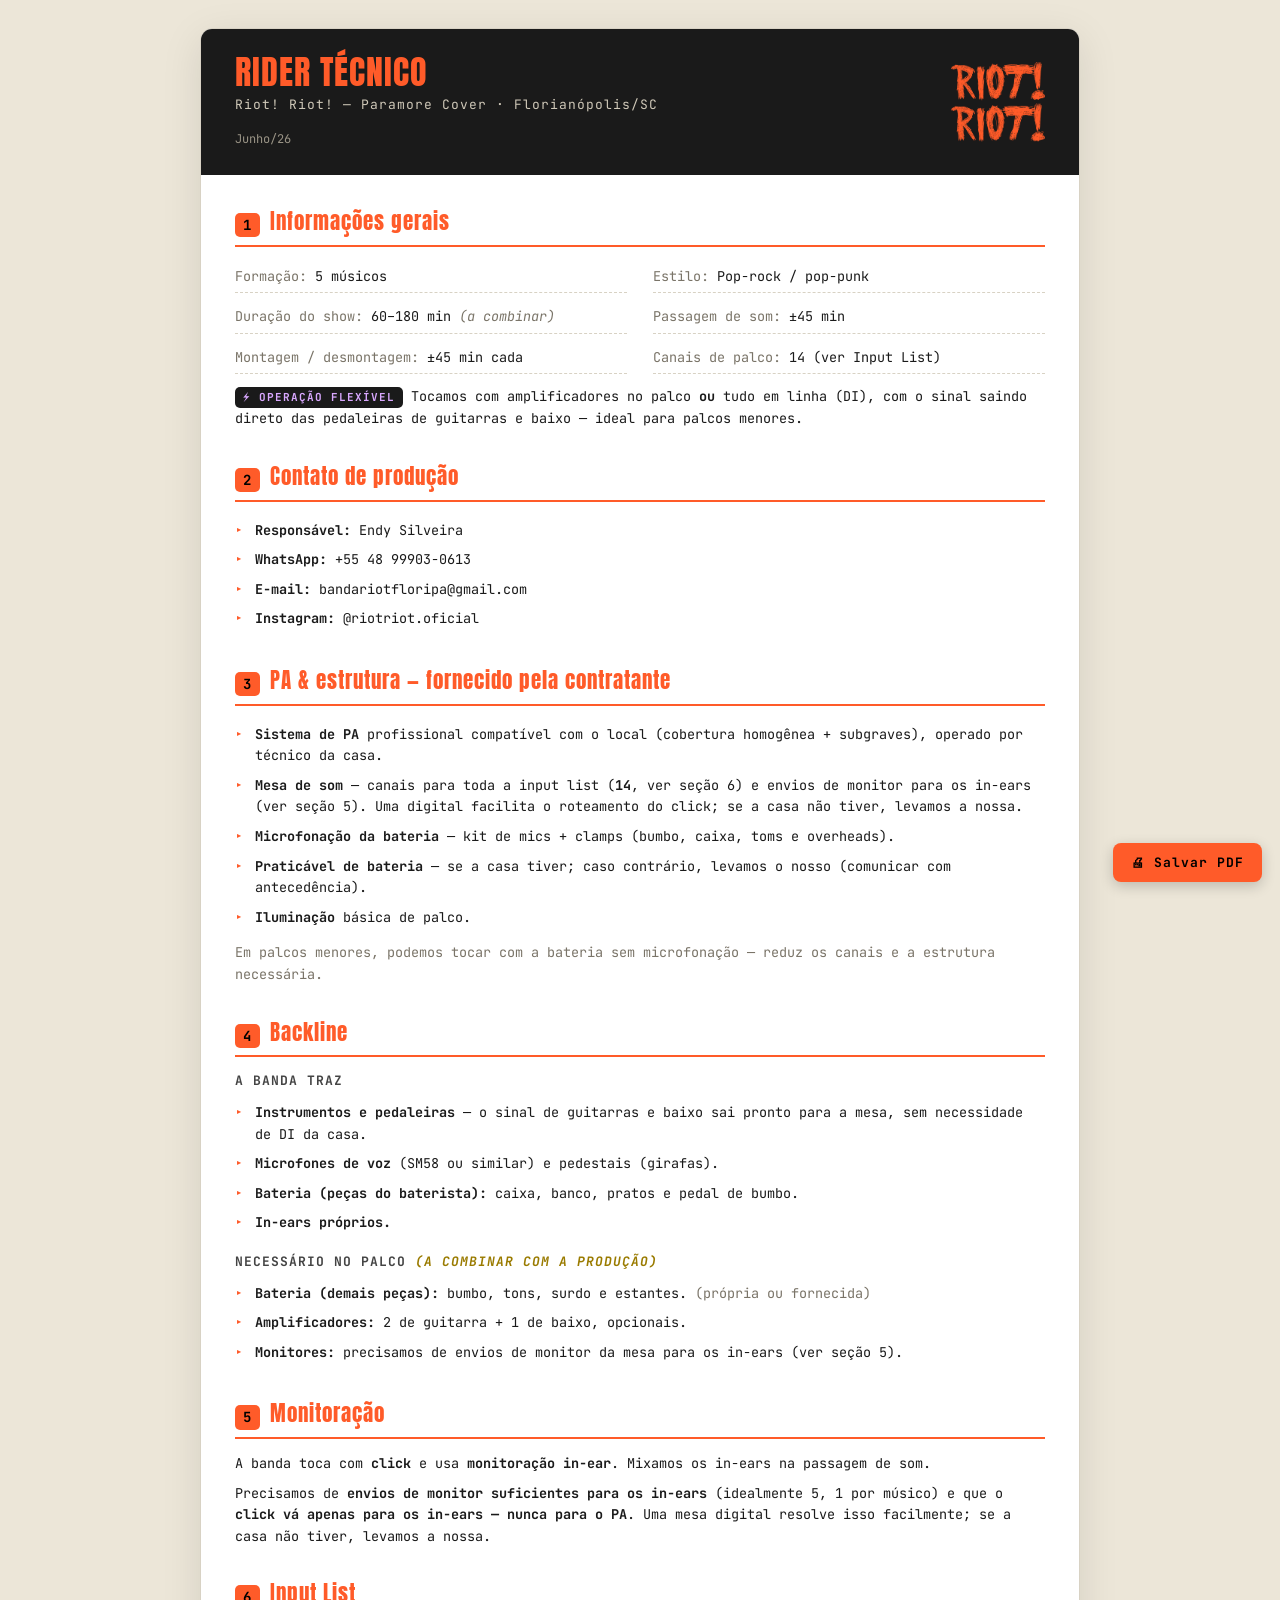
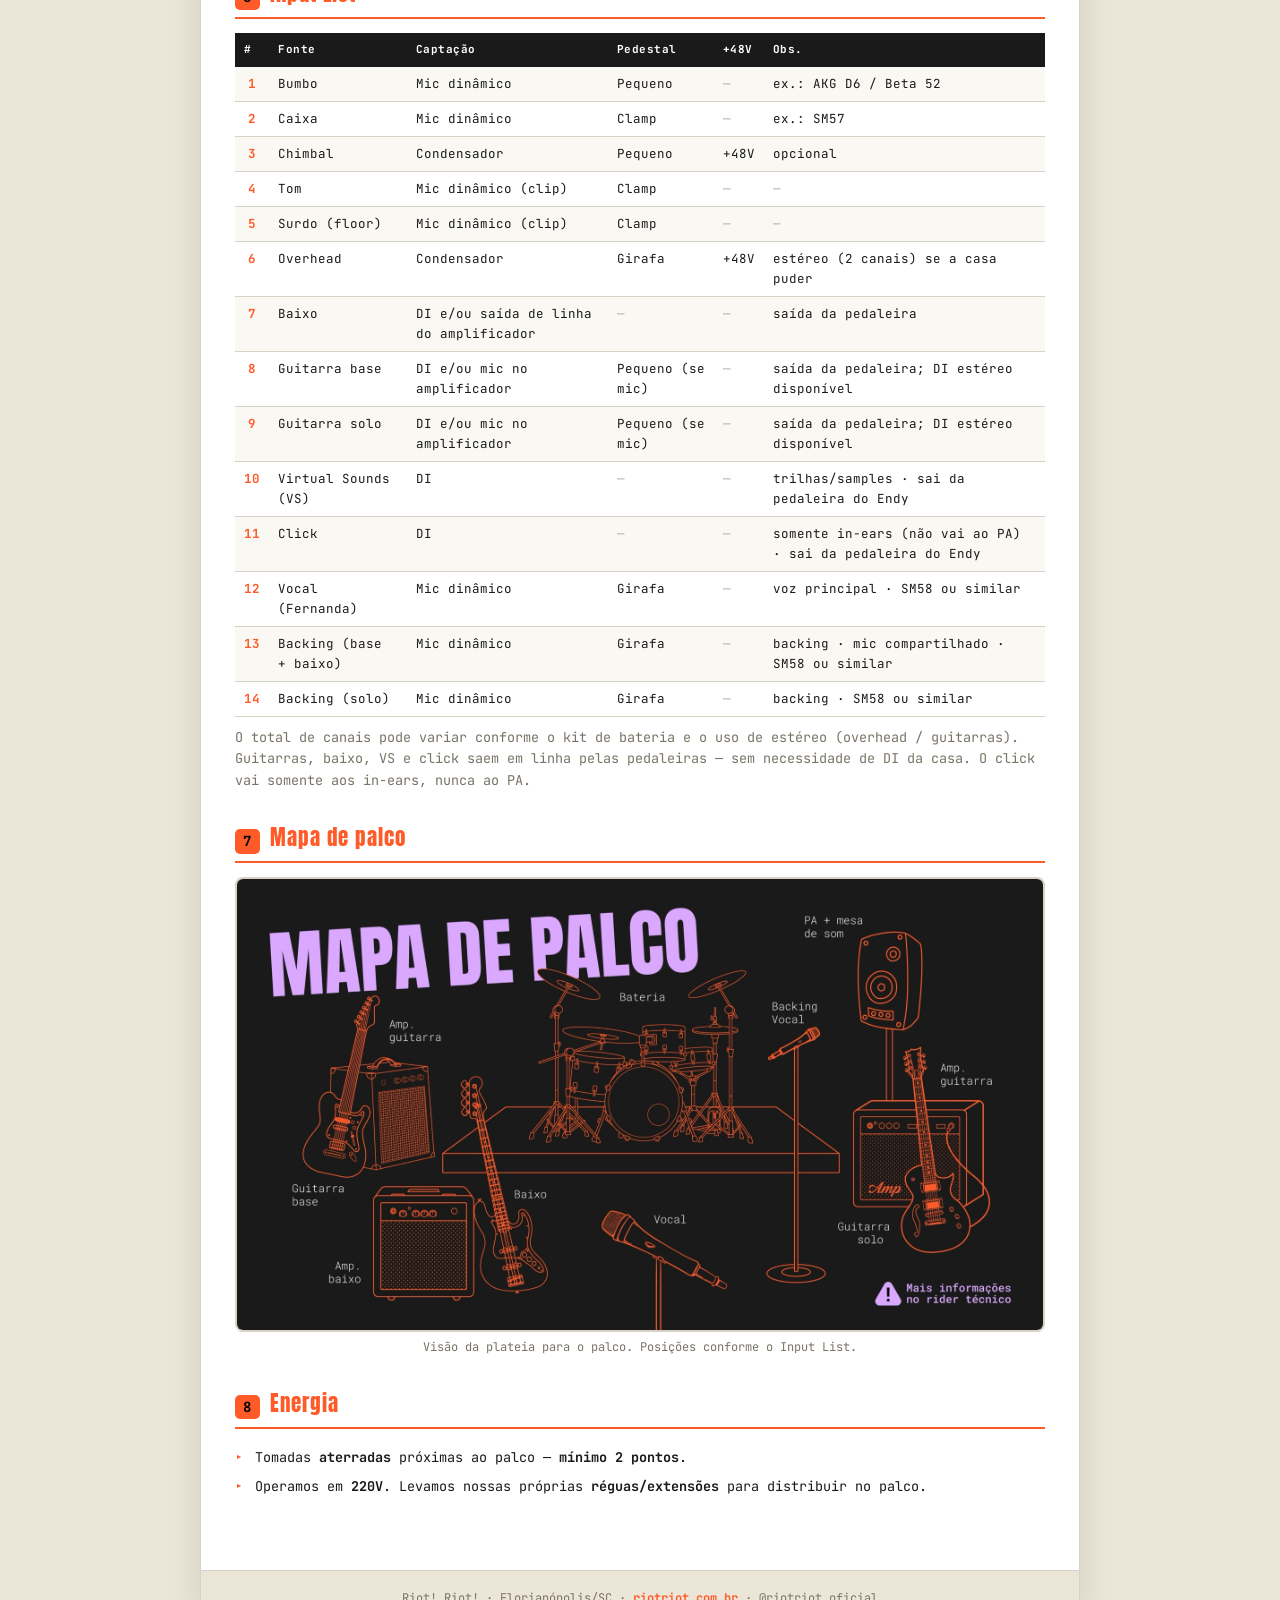
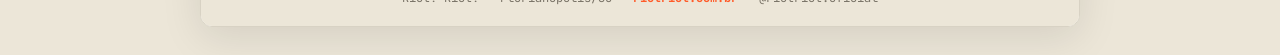
<file: rider.html>
<!DOCTYPE html>
<html lang="pt-BR">
<head>
<meta charset="utf-8">
<meta name="viewport" content="width=device-width, initial-scale=1">
<meta name="robots" content="noindex, nofollow">
<title>Rider Técnico — Riot! Riot!</title>
<link rel="icon" href="/favicon.ico" sizes="any">
<link rel="icon" type="image/png" href="assets/img/favicon.png">
<link rel="preconnect" href="https://fonts.googleapis.com">
<link rel="preconnect" href="https://fonts.gstatic.com" crossorigin>
<link href="https://fonts.googleapis.com/css2?family=Anton&family=JetBrains+Mono:wght@400;700&display=swap" rel="stylesheet">
<style>
  :root{ --orange:#ff5b29; --lilac:#d9a8ff; --cream:#ece6d8; --ink:#1a1a1a; --line:#d8d2c4; }
  *{ margin:0; padding:0; box-sizing:border-box; }
  body{ font-family:'JetBrains Mono',monospace; color:var(--ink); background:var(--cream);
    line-height:1.6; padding:28px 16px; -webkit-print-color-adjust:exact; print-color-adjust:exact; }
  .doc{ max-width:880px; margin:0 auto; background:#fff; border:1px solid var(--line);
    border-radius:12px; overflow:hidden; box-shadow:0 10px 40px rgba(0,0,0,.10); }

  /* header bar — dark like the site nav so the orange logo pops */
  .doc-head{ background:var(--ink); color:#fff; padding:26px 34px; display:flex; align-items:center; justify-content:space-between; gap:22px; }
  .doc-head-logo{ height:80px; width:auto; display:block; flex:0 0 auto; }
  .doc-head h1{ font-family:'Anton',sans-serif; font-weight:400; color:var(--orange);
    font-size:34px; letter-spacing:1px; line-height:1; }
  .doc-head .sub{ font-size:13px; color:#cfc8b8; margin-top:6px; letter-spacing:1px; }
  .doc-head .meta{ font-size:12px; color:#9a9486; margin-top:14px; }

  .doc-body{ padding:30px 34px 38px; }
  section{ margin-bottom:30px; }
  h2{ font-family:'Anton',sans-serif; font-weight:400; color:var(--orange); font-size:21px;
    letter-spacing:1px; padding-bottom:6px; border-bottom:2px solid var(--orange); margin-bottom:14px;
    display:flex; align-items:baseline; gap:10px; }
  h2 .n{ font-size:14px; color:var(--ink); background:var(--orange); color:#000; border-radius:5px;
    padding:1px 8px; font-family:'JetBrains Mono',monospace; font-weight:700; }
  h3{ font-size:13px; font-weight:700; letter-spacing:1px; margin:14px 0 6px; text-transform:uppercase; color:#444; }
  p{ font-size:13.5px; margin-bottom:8px; }
  ul{ list-style:none; font-size:13.5px; }
  li{ padding:4px 0 4px 20px; position:relative; }
  li::before{ content:'▸'; color:var(--orange); position:absolute; left:0; font-weight:700; }
  li b{ color:var(--ink); }
  .muted{ color:#7a7468; }
  .tag{ display:inline-block; background:var(--ink); color:var(--lilac); font-size:11px; font-weight:700;
    padding:2px 8px; border-radius:5px; letter-spacing:1px; vertical-align:middle; }
  .combinar{ font-style:italic; color:#9a7b00; }

  /* fact grid */
  .facts{ display:grid; grid-template-columns:repeat(2,1fr); gap:8px 26px; font-size:13.5px; }
  .facts div{ padding:5px 0; border-bottom:1px dashed var(--line); }
  .facts span{ color:#7a7468; }

  /* tables */
  .tw{ width:100%; overflow-x:auto; }
  table{ width:100%; border-collapse:collapse; font-size:12.5px; min-width:560px; }
  th{ background:var(--ink); color:#fff; text-align:left; padding:8px 9px; font-size:11px; letter-spacing:.5px; }
  td{ border-bottom:1px solid var(--line); padding:7px 9px; vertical-align:top; }
  td.n{ font-weight:700; color:var(--orange); text-align:center; width:30px; }
  tr:nth-child(even) td{ background:#faf8f3; }
  .dash{ color:#b5ae9e; }

  /* stage plot */
  .plot{ margin-top:10px; }
  .plot img{ width:100%; height:auto; border:2px solid var(--line); border-radius:8px; display:block; }
  .plot .cap{ font-size:12px; color:#7a7468; margin-top:6px; text-align:center; }

  /* footer */
  .doc-foot{ background:var(--cream); border-top:1px solid var(--line); padding:18px 34px;
    font-size:12px; color:#7a7468; text-align:center; }
  .doc-foot a{ color:var(--orange); text-decoration:none; font-weight:700; }

  /* print button */
  .print-btn{ position:fixed; bottom:18px; right:18px; z-index:10; background:var(--orange); color:#000;
    border:none; font-family:'JetBrains Mono',monospace; font-weight:700; font-size:13px; letter-spacing:1px;
    padding:11px 18px; border-radius:8px; cursor:pointer; box-shadow:0 4px 14px rgba(0,0,0,.2); }
  .print-btn:hover{ filter:brightness(1.08); }

  @media (max-width:560px){
    body{ padding:0; }
    .doc{ border-radius:0; border:none; box-shadow:none; }
    .doc-head,.doc-body,.doc-foot{ padding-left:18px; padding-right:18px; }
    .doc-head h1{ font-size:25px; }
    .doc-head-logo{ height:54px; }
    .facts{ grid-template-columns:1fr; }
    .print-btn{ bottom:12px; right:12px; padding:9px 13px; font-size:12px; }
  }

  @media print{
    body{ background:#fff; padding:0; }
    .doc{ box-shadow:none; border:none; border-radius:0; max-width:none; }
    .print-btn{ display:none; }
    .tw{ overflow:visible; }
    table{ min-width:0; }
    section, tr, .plot, .facts{ page-break-inside:avoid; }
    h2{ page-break-after:avoid; }
    .doc-head{ padding:18px 0; }
    .doc-body{ padding:18px 0; }
    .doc-foot{ background:#fff; }
  }
</style>
</head>
<body>
<button class="print-btn" onclick="window.print()">🖨 Salvar PDF</button>

<div class="doc">
  <div class="doc-head">
    <div class="doc-head-text">
      <h1>RIDER TÉCNICO</h1>
      <div class="sub">Riot! Riot! — Paramore Cover · Florianópolis/SC</div>
      <div class="meta">Junho/26</div>
    </div>
    <img class="doc-head-logo" src="assets/img/logo-vertical.png" alt="Riot! Riot!">
  </div>

  <div class="doc-body">

    <section>
      <h2><span class="n">1</span> Informações gerais</h2>
      <div class="facts">
        <div><span>Formação:</span> 5 músicos</div>
        <div><span>Estilo:</span> Pop-rock / pop-punk</div>
        <div><span>Duração do show:</span> 60–180 min <span class="combinar">(a combinar)</span></div>
        <div><span>Passagem de som:</span> ±45 min</div>
        <div><span>Montagem / desmontagem:</span> ±45 min cada</div>
        <div><span>Canais de palco:</span> 14 (ver Input List)</div>
      </div>
      <p style="margin-top:12px"><span class="tag">⚡ OPERAÇÃO FLEXÍVEL</span> Tocamos com amplificadores no palco <b>ou</b> tudo em linha (DI), com o sinal saindo direto das pedaleiras de guitarras e baixo — ideal para palcos menores.</p>
    </section>

    <section>
      <h2><span class="n">2</span> Contato de produção</h2>
      <ul>
        <li><b>Responsável:</b> Endy Silveira</li>
        <li><b>WhatsApp:</b> +55 48 99903-0613</li>
        <li><b>E-mail:</b> bandariotfloripa@gmail.com</li>
        <li><b>Instagram:</b> @riotriot.oficial</li>
      </ul>
    </section>

    <section>
      <h2><span class="n">3</span> PA &amp; estrutura — fornecido pela contratante</h2>
      <ul>
        <li><b>Sistema de PA</b> profissional compatível com o local (cobertura homogênea + subgraves), operado por técnico da casa.</li>
        <li><b>Mesa de som</b> — canais para toda a input list (<b>14</b>, ver seção 6) e envios de monitor para os in-ears (ver seção 5). Uma digital facilita o roteamento do click; se a casa não tiver, levamos a nossa.</li>
        <li><b>Microfonação da bateria</b> — kit de mics + clamps (bumbo, caixa, toms e overheads).</li>
        <li><b>Praticável de bateria</b> — se a casa tiver; caso contrário, levamos o nosso (comunicar com antecedência).</li>
        <li><b>Iluminação</b> básica de palco.</li>
      </ul>
      <p class="muted" style="margin-top:10px">Em palcos menores, podemos tocar com a bateria sem microfonação — reduz os canais e a estrutura necessária.</p>
    </section>

    <section>
      <h2><span class="n">4</span> Backline</h2>
      <h3>A banda traz</h3>
      <ul>
        <li><b>Instrumentos e pedaleiras</b> — o sinal de guitarras e baixo sai pronto para a mesa, sem necessidade de DI da casa.</li>
        <li><b>Microfones de voz</b> (SM58 ou similar) e pedestais (girafas).</li>
        <li><b>Bateria (peças do baterista):</b> caixa, banco, pratos e pedal de bumbo.</li>
        <li><b>In-ears próprios.</b></li>
      </ul>
      <h3>Necessário no palco <span class="combinar">(a combinar com a produção)</span></h3>
      <ul>
        <li><b>Bateria (demais peças):</b> bumbo, tons, surdo e estantes. <span class="muted">(própria ou fornecida)</span></li>
        <li><b>Amplificadores:</b> 2 de guitarra + 1 de baixo, opcionais.</li>
        <li><b>Monitores:</b> precisamos de envios de monitor da mesa para os in-ears (ver seção 5).</li>
      </ul>
    </section>

    <section>
      <h2><span class="n">5</span> Monitoração</h2>
      <p>A banda toca com <b>click</b> e usa <b>monitoração in-ear</b>. Mixamos os in-ears na passagem de som.</p>
      <p>Precisamos de <b>envios de monitor suficientes para os in-ears</b> (idealmente 5, 1 por músico) e que o <b>click vá apenas para os in-ears — nunca para o PA</b>. Uma mesa digital resolve isso facilmente; se a casa não tiver, levamos a nossa.</p>
    </section>

    <section>
      <h2><span class="n">6</span> Input List</h2>
      <div class="tw">
        <table>
          <tr><th>#</th><th>Fonte</th><th>Captação</th><th>Pedestal</th><th>+48V</th><th>Obs.</th></tr>
          <tr><td class="n">1</td><td>Bumbo</td><td>Mic dinâmico</td><td>Pequeno</td><td class="dash">—</td><td>ex.: AKG D6 / Beta 52</td></tr>
          <tr><td class="n">2</td><td>Caixa</td><td>Mic dinâmico</td><td>Clamp</td><td class="dash">—</td><td>ex.: SM57</td></tr>
          <tr><td class="n">3</td><td>Chimbal</td><td>Condensador</td><td>Pequeno</td><td>+48V</td><td>opcional</td></tr>
          <tr><td class="n">4</td><td>Tom</td><td>Mic dinâmico (clip)</td><td>Clamp</td><td class="dash">—</td><td class="dash">—</td></tr>
          <tr><td class="n">5</td><td>Surdo (floor)</td><td>Mic dinâmico (clip)</td><td>Clamp</td><td class="dash">—</td><td class="dash">—</td></tr>
          <tr><td class="n">6</td><td>Overhead</td><td>Condensador</td><td>Girafa</td><td>+48V</td><td>estéreo (2 canais) se a casa puder</td></tr>
          <tr><td class="n">7</td><td>Baixo</td><td>DI e/ou saída de linha do amplificador</td><td class="dash">—</td><td class="dash">—</td><td>saída da pedaleira</td></tr>
          <tr><td class="n">8</td><td>Guitarra base</td><td>DI e/ou mic no amplificador</td><td>Pequeno (se mic)</td><td class="dash">—</td><td>saída da pedaleira; DI estéreo disponível</td></tr>
          <tr><td class="n">9</td><td>Guitarra solo</td><td>DI e/ou mic no amplificador</td><td>Pequeno (se mic)</td><td class="dash">—</td><td>saída da pedaleira; DI estéreo disponível</td></tr>
          <tr><td class="n">10</td><td>Virtual Sounds (VS)</td><td>DI</td><td class="dash">—</td><td class="dash">—</td><td>trilhas/samples · sai da pedaleira do Endy</td></tr>
          <tr><td class="n">11</td><td>Click</td><td>DI</td><td class="dash">—</td><td class="dash">—</td><td>somente in-ears (não vai ao PA) · sai da pedaleira do Endy</td></tr>
          <tr><td class="n">12</td><td>Vocal (Fernanda)</td><td>Mic dinâmico</td><td>Girafa</td><td class="dash">—</td><td>voz principal · SM58 ou similar</td></tr>
          <tr><td class="n">13</td><td>Backing (base + baixo)</td><td>Mic dinâmico</td><td>Girafa</td><td class="dash">—</td><td>backing · mic compartilhado · SM58 ou similar</td></tr>
          <tr><td class="n">14</td><td>Backing (solo)</td><td>Mic dinâmico</td><td>Girafa</td><td class="dash">—</td><td>backing · SM58 ou similar</td></tr>
        </table>
      </div>
      <p class="muted" style="margin-top:10px">O total de canais pode variar conforme o kit de bateria e o uso de estéreo (overhead / guitarras). Guitarras, baixo, VS e click saem em linha pelas pedaleiras — sem necessidade de DI da casa. O click vai somente aos in-ears, nunca ao PA.</p>
    </section>

    <section>
      <h2><span class="n">7</span> Mapa de palco</h2>
      <div class="plot">
        <img src="assets/img/stageplot-ilustrado.jpg" alt="Mapa de palco — posições dos instrumentos">
        <div class="cap">Visão da plateia para o palco. Posições conforme o Input List.</div>
      </div>
    </section>

    <section>
      <h2><span class="n">8</span> Energia</h2>
      <ul>
        <li>Tomadas <b>aterradas</b> próximas ao palco — <b>mínimo 2 pontos</b>.</li>
        <li>Operamos em <b>220V</b>. Levamos nossas próprias <b>réguas/extensões</b> para distribuir no palco.</li>
      </ul>
    </section>

  </div>

  <div class="doc-foot">
    Riot! Riot! · Florianópolis/SC · <a href="https://riotriot.com.br/">riotriot.com.br</a> · @riotriot.oficial
  </div>
</div>

</body>
</html>
</file>
